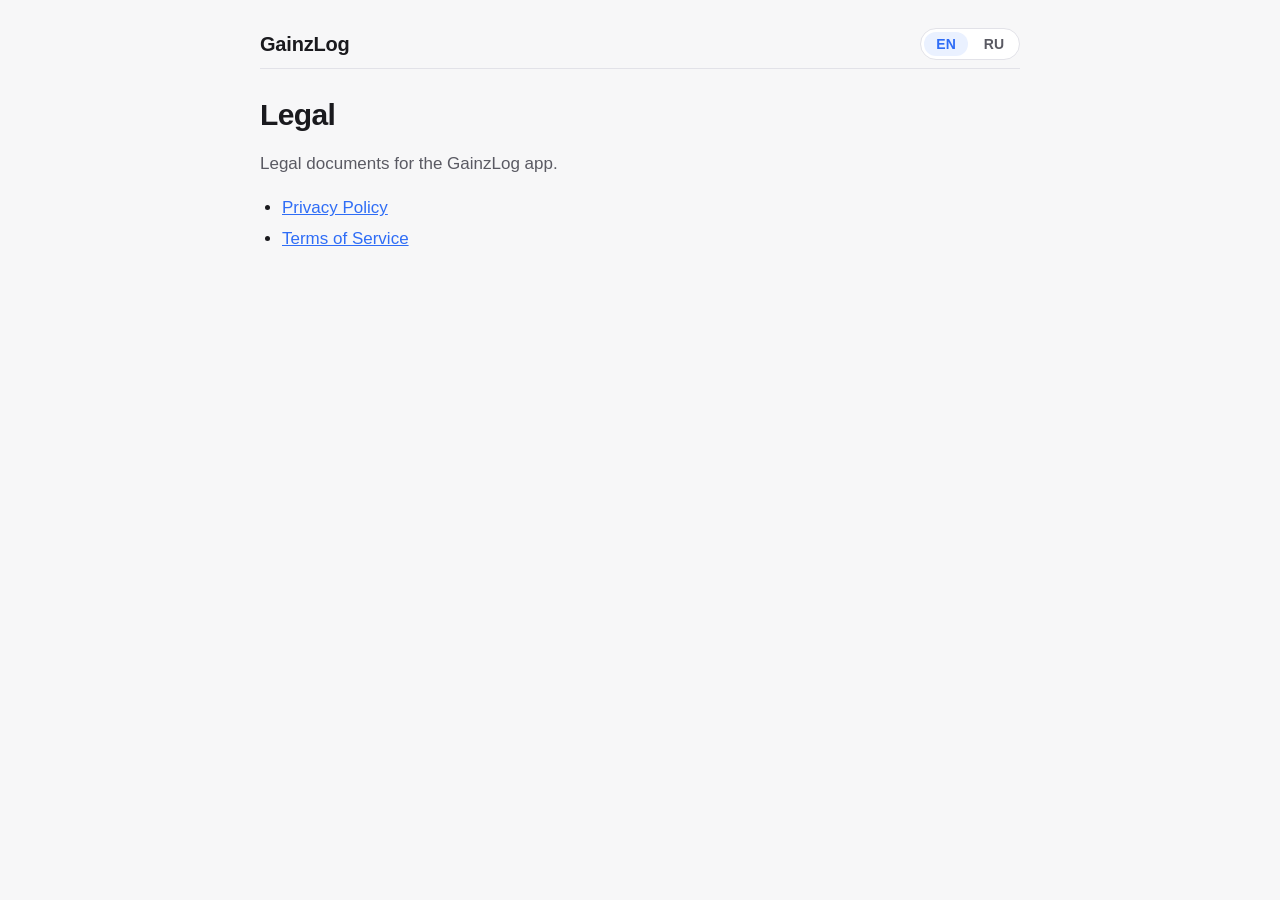
<file: index.html>
<!doctype html>
<html lang="en" data-lang="en">
<head>
<meta charset="utf-8">
<meta name="viewport" content="width=device-width, initial-scale=1">
<title>GainzLog — Legal</title>
<link rel="stylesheet" href="style.css">
</head>
<body>
<div class="wrap">
  <header class="page">
    <span class="brand">GainzLog</span>
    <div class="lang-switch" role="group" aria-label="Language">
      <button type="button" data-lang-btn="en">EN</button>
      <button type="button" data-lang-btn="ru">RU</button>
    </div>
  </header>

  <main lang="ru">
    <h1>Правовые документы</h1>
    <p class="muted">Юридические документы приложения GainzLog.</p>
    <ul>
      <li><a href="privacy/">Политика конфиденциальности</a></li>
      <li><a href="terms/">Условия использования</a></li>
    </ul>
  </main>

  <main lang="en">
    <h1>Legal</h1>
    <p class="muted">Legal documents for the GainzLog app.</p>
    <ul>
      <li><a href="privacy/">Privacy Policy</a></li>
      <li><a href="terms/">Terms of Service</a></li>
    </ul>
  </main>
</div>
<script src="lang.js"></script>
</body>
</html>
</file>
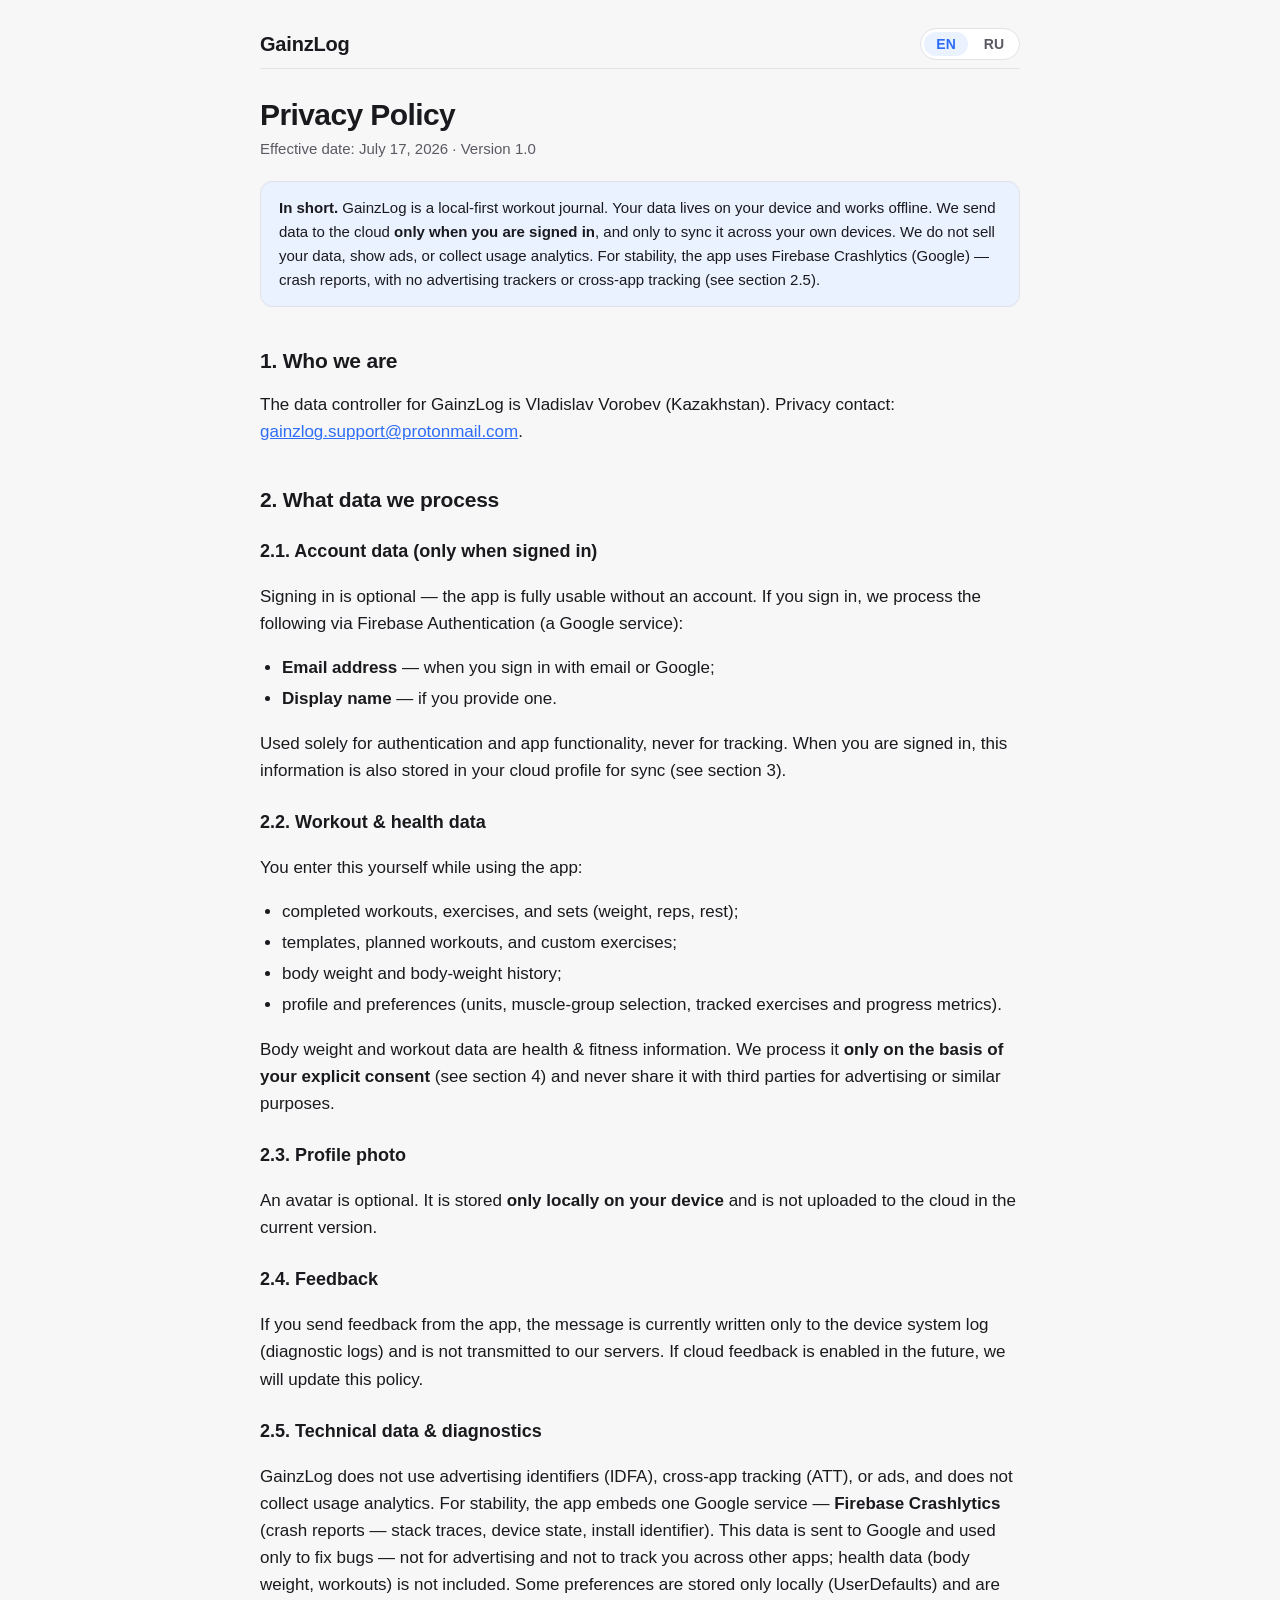
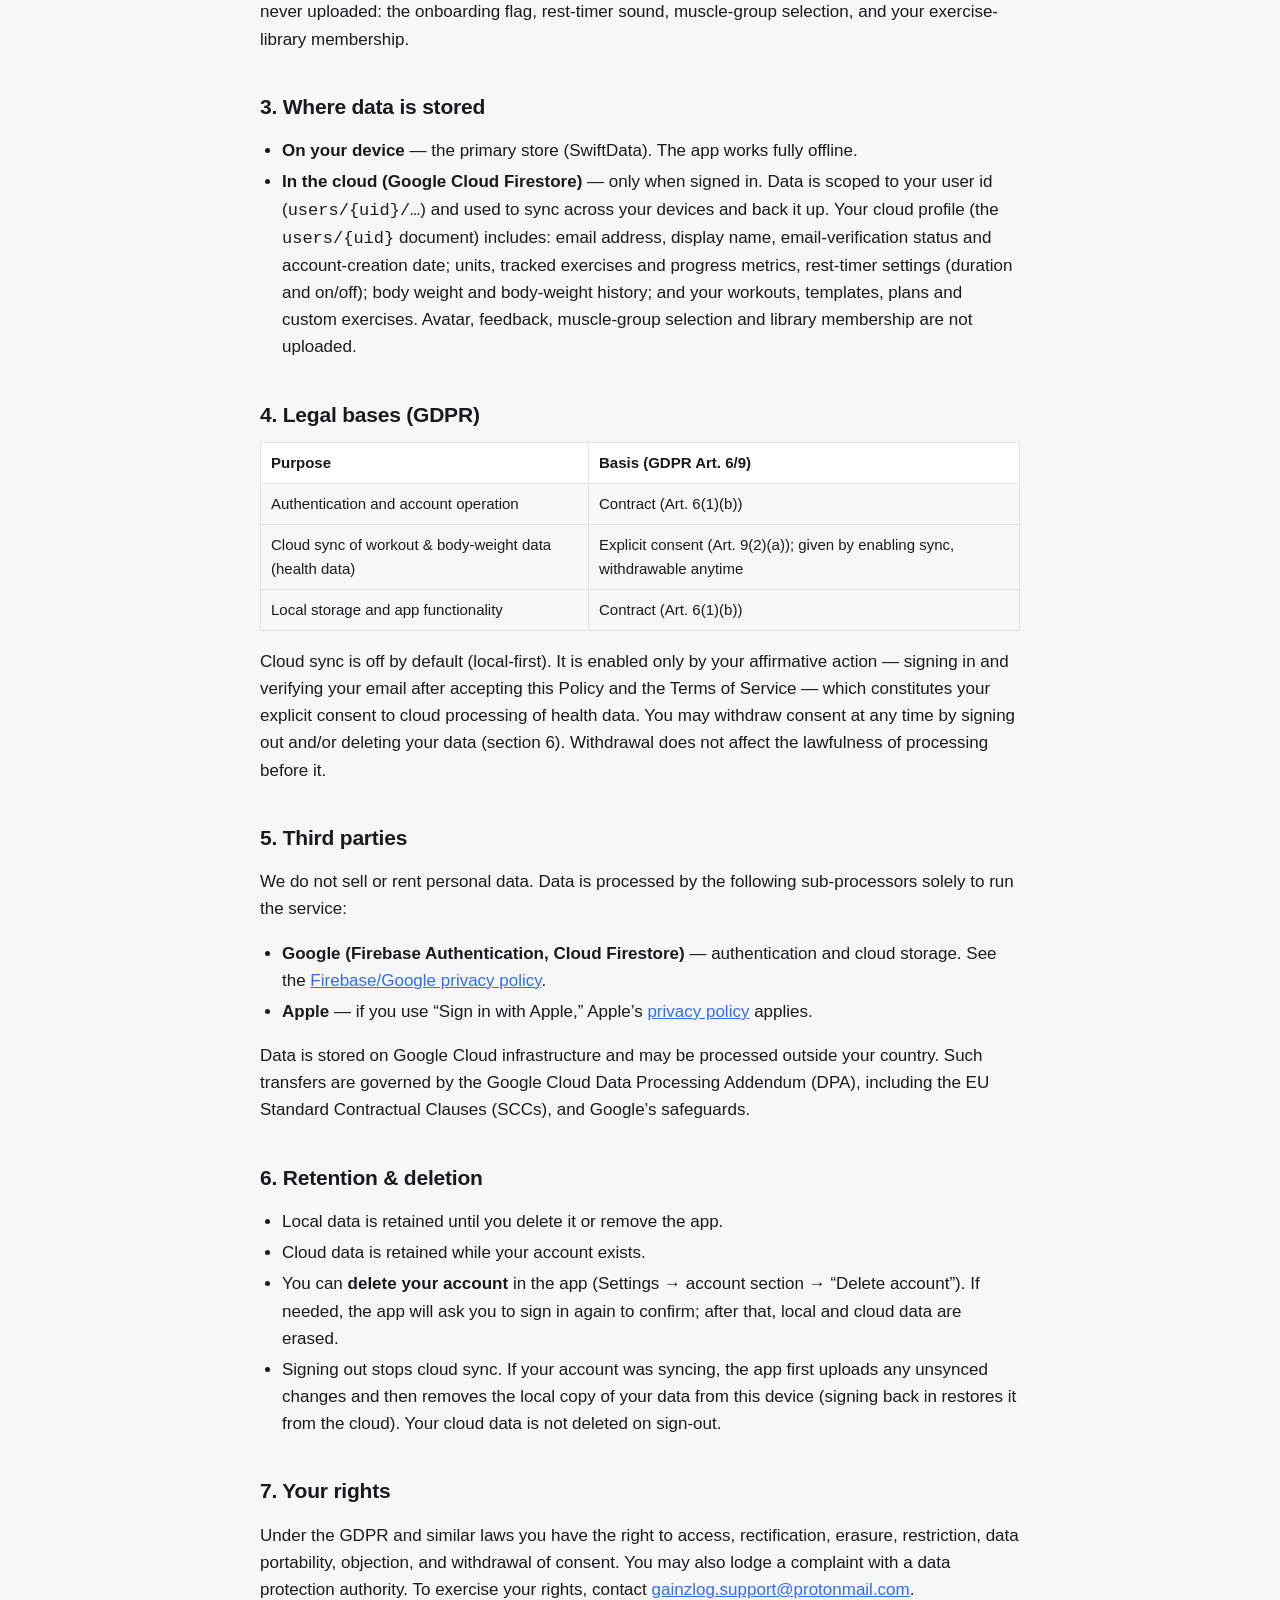
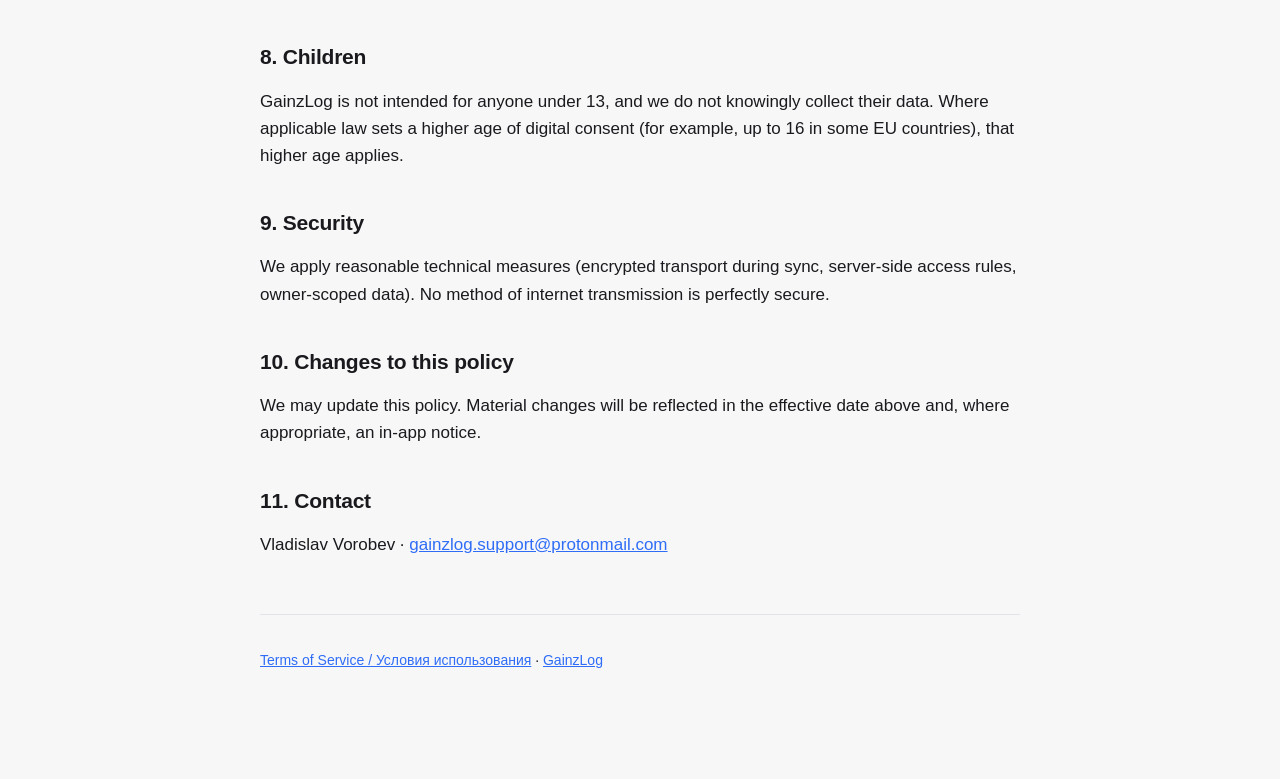
<file: privacy/index.html>
<!doctype html>
<html lang="en" data-lang="en">
<head>
<meta charset="utf-8">
<meta name="viewport" content="width=device-width, initial-scale=1">
<title>GainzLog — Privacy Policy / Политика конфиденциальности</title>
<meta name="robots" content="index, follow">
<link rel="stylesheet" href="../style.css">
</head>
<body>
<div class="wrap">

  <header class="page">
    <a class="brand" href="../">GainzLog</a>
    <div class="lang-switch" role="group" aria-label="Language">
      <button type="button" data-lang-btn="en">EN</button>
      <button type="button" data-lang-btn="ru">RU</button>
    </div>
  </header>

  <!-- ================= RUSSIAN ================= -->
  <main lang="ru">
    <h1>Политика конфиденциальности</h1>
    <p class="effective">Дата вступления в силу: 17 июля 2026 г. · Версия 1.0</p>

    <div class="callout">
      <strong>Коротко.</strong> GainzLog — приложение-дневник тренировок с приоритетом
      локального хранения (local-first). Данные хранятся на вашем устройстве и работают
      офлайн. Мы отправляем данные в облако <strong>только если вы вошли в аккаунт</strong>,
      и только для синхронизации между вашими устройствами. Мы не продаём ваши данные,
      не показываем рекламу и не собираем аналитику использования. Для стабильности
      приложение использует Firebase Crashlytics (Google) — отчёты о сбоях, без рекламных
      трекеров и межприложенческого отслеживания (см. раздел 2.5).
    </div>

    <h2>1. Кто мы</h2>
    <p>
      Оператором обработки данных (data controller) приложения GainzLog является
      Vladislav Vorobev (Казахстан).
      По вопросам конфиденциальности: <a href="mailto:gainzlog.support@protonmail.com">gainzlog.support@protonmail.com</a>.
    </p>

    <h2>2. Какие данные мы обрабатываем</h2>

    <h3>2.1. Данные аккаунта (только при входе)</h3>
    <p>
      Вход в аккаунт необязателен — приложением можно пользоваться без регистрации.
      Если вы входите, мы обрабатываем через Firebase Authentication (сервис Google):
    </p>
    <ul>
      <li><strong>Адрес электронной почты</strong> — при входе по email или через Google;</li>
      <li><strong>Отображаемое имя</strong> — если вы его указали.</li>
    </ul>
    <p>Эти данные используются исключительно для аутентификации и работы приложения, не для отслеживания. При входе они также сохраняются в вашем облачном профиле для синхронизации (см. раздел 3).</p>

    <h3>2.2. Данные тренировок и о здоровье</h3>
    <p>Вы вводите их сами в процессе использования:</p>
    <ul>
      <li>завершённые тренировки, упражнения, подходы (вес, повторения, отдых);</li>
      <li>шаблоны и запланированные тренировки, кастомные упражнения;</li>
      <li>вес тела и история изменения веса;</li>
      <li>профиль и настройки (единицы измерения, выбор групп мышц, отслеживаемые упражнения и метрики прогресса).</li>
    </ul>
    <p>
      Данные о весе тела и тренировках относятся к сведениям о здоровье и физической форме.
      Мы обрабатываем их <strong>только на основании вашего явного согласия</strong>
      (см. раздел 4) и никогда не передаём третьим лицам в рекламных или иных подобных целях.
    </p>

    <h3>2.3. Фотография профиля</h3>
    <p>
      Аватар вы загружаете по желанию. Он хранится <strong>только локально на устройстве</strong>
      и в текущей версии в облако не передаётся.
    </p>

    <h3>2.4. Обратная связь</h3>
    <p>
      Если вы отправляете обратную связь из приложения, текст сообщения в текущей версии
      записывается только в системный журнал устройства (диагностические логи) и не передаётся
      на наши серверы. При подключении облачной обратной связи в будущем мы обновим эту политику.
    </p>

    <h3>2.5. Технические данные и диагностика</h3>
    <p>
      GainzLog не использует рекламные идентификаторы (IDFA), межприложенческое отслеживание
      (ATT) и рекламу, и не собирает аналитику использования. Для стабильности в приложение
      встроен сервис Google <strong>Firebase Crashlytics</strong> — отчёты о сбоях (стек
      вызовов, состояние устройства, идентификатор установки). Эти данные передаются в Google
      и используются только для исправления ошибок — не для рекламы и не для отслеживания вас
      в других приложениях; данные о здоровье (вес тела, тренировки) в них не передаются.
      Часть настроек хранится только локально (UserDefaults) и в облако не передаётся: флаг
      прохождения онбординга, звук таймера отдыха, выбор групп мышц, состав вашей библиотеки
      упражнений.
    </p>

    <h2>3. Где хранятся данные</h2>
    <ul>
      <li><strong>На устройстве</strong> — основное хранилище (SwiftData). Приложение полностью работает офлайн.</li>
      <li><strong>В облаке (Google Cloud Firestore)</strong> — только когда вы вошли в аккаунт. Данные привязаны к вашему идентификатору пользователя (<code>users/{uid}/…</code>) и служат для синхронизации между вашими устройствами и резервного копирования. Облачный профиль (документ <code>users/{uid}</code>) включает: адрес электронной почты, отображаемое имя, статус подтверждения email и дату создания аккаунта; единицы измерения, отслеживаемые упражнения и метрики прогресса, настройки таймера отдыха (длительность и вкл/выкл); вес тела и историю его изменения; а также ваши тренировки, шаблоны, планы и кастомные упражнения. Аватар, обратная связь, выбор групп мышц и состав библиотеки в облако не передаются.</li>
    </ul>

    <h2>4. Правовые основания (GDPR)</h2>
    <table>
      <tr><th>Цель</th><th>Основание (ст. 6/9 GDPR)</th></tr>
      <tr><td>Аутентификация и работа аккаунта</td><td>Исполнение договора (ст. 6(1)(b))</td></tr>
      <tr><td>Облачная синхронизация данных о тренировках и весе (данные о здоровье)</td><td>Явное согласие (ст. 9(2)(a)); даётся включением синхронизации, отзывается в любой момент</td></tr>
      <tr><td>Локальное хранение и работа приложения</td><td>Исполнение договора (ст. 6(1)(b))</td></tr>
    </table>
    <p>Облачная синхронизация по умолчанию выключена (local-first). Она включается только вашим активным действием — входом в аккаунт и подтверждением email после принятия настоящей Политики и Условий использования; это и есть ваше явное согласие на облачную обработку данных о здоровье. Вы можете отозвать согласие в любой момент — выйдя из аккаунта и/или удалив данные (раздел 6). Отзыв не затрагивает законность обработки до отзыва.</p>

    <h2>5. Передача третьим лицам</h2>
    <p>Мы не продаём и не сдаём в аренду персональные данные. Данные обрабатываются следующими субобработчиками (sub-processors) только для работы сервиса:</p>
    <ul>
      <li><strong>Google (Firebase Authentication, Cloud Firestore)</strong> — аутентификация и облачное хранение. См. <a href="https://firebase.google.com/support/privacy" target="_blank" rel="noopener">политику конфиденциальности Firebase/Google</a>.</li>
      <li><strong>Apple</strong> — если вы используете «Вход с Apple», применяется <a href="https://www.apple.com/legal/privacy/" target="_blank" rel="noopener">политика Apple</a>.</li>
    </ul>
    <p>
      Данные хранятся в инфраструктуре Google Cloud и могут обрабатываться за пределами вашей страны.
      Такие трансграничные передачи регулируются соглашением об обработке данных Google Cloud (DPA),
      включая стандартные договорные положения (SCC) ЕС, и мерами безопасности Google.
    </p>

    <h2>6. Хранение и удаление данных</h2>
    <ul>
      <li>Локальные данные хранятся, пока вы не удалите их или не удалите приложение.</li>
      <li>Облачные данные хранятся, пока существует ваш аккаунт.</li>
      <li>Вы можете <strong>удалить аккаунт</strong> в приложении (Настройки → раздел аккаунта → «Удалить аккаунт»). При необходимости приложение попросит повторный вход для подтверждения; после этого локальные и облачные данные стираются.</li>
      <li>Выход из аккаунта останавливает облачную синхронизацию. Если аккаунт синхронизировался, приложение сначала отправляет несинхронизированные изменения в облако, затем удаляет локальную копию данных с этого устройства (повторный вход восстановит их из облака). Облачные данные при выходе не удаляются.</li>
    </ul>

    <h2>7. Ваши права</h2>
    <p>Согласно GDPR и аналогичным законам вы имеете право на: доступ, исправление, удаление, ограничение обработки, переносимость данных, возражение против обработки и отзыв согласия. Также вы вправе подать жалобу в надзорный орган по защите данных. Для реализации прав напишите на <a href="mailto:gainzlog.support@protonmail.com">gainzlog.support@protonmail.com</a>.</p>

    <h2>8. Дети</h2>
    <p>GainzLog не предназначен для лиц младше 13 лет, и мы сознательно не собираем их данные. Там, где применимое законодательство устанавливает более высокий возраст цифрового согласия (например, до 16 лет в ряде стран ЕС), действует этот более высокий возраст.</p>

    <h2>9. Безопасность</h2>
    <p>Мы применяем разумные технические меры (шифрование канала при синхронизации, правила доступа на стороне сервера, привязка данных к идентификатору владельца). Абсолютной безопасности при передаче данных через интернет не существует.</p>

    <h2>10. Изменения политики</h2>
    <p>Мы можем обновлять эту политику. Существенные изменения будут отражены датой вступления в силу выше и, при необходимости, уведомлением в приложении.</p>

    <h2>11. Контакты</h2>
    <p>Vladislav Vorobev · <a href="mailto:gainzlog.support@protonmail.com">gainzlog.support@protonmail.com</a></p>
  </main>

  <!-- ================= ENGLISH ================= -->
  <main lang="en">
    <h1>Privacy Policy</h1>
    <p class="effective">Effective date: July 17, 2026 · Version 1.0</p>

    <div class="callout">
      <strong>In short.</strong> GainzLog is a local-first workout journal. Your data lives
      on your device and works offline. We send data to the cloud <strong>only when you are
      signed in</strong>, and only to sync it across your own devices. We do not sell your
      data, show ads, or collect usage analytics. For stability, the app uses Firebase
      Crashlytics (Google) — crash reports, with no advertising trackers or cross-app
      tracking (see section 2.5).
    </div>

    <h2>1. Who we are</h2>
    <p>
      The data controller for GainzLog is
      Vladislav Vorobev (Kazakhstan).
      Privacy contact: <a href="mailto:gainzlog.support@protonmail.com">gainzlog.support@protonmail.com</a>.
    </p>

    <h2>2. What data we process</h2>

    <h3>2.1. Account data (only when signed in)</h3>
    <p>Signing in is optional — the app is fully usable without an account. If you sign in, we process the following via Firebase Authentication (a Google service):</p>
    <ul>
      <li><strong>Email address</strong> — when you sign in with email or Google;</li>
      <li><strong>Display name</strong> — if you provide one.</li>
    </ul>
    <p>Used solely for authentication and app functionality, never for tracking. When you are signed in, this information is also stored in your cloud profile for sync (see section 3).</p>

    <h3>2.2. Workout &amp; health data</h3>
    <p>You enter this yourself while using the app:</p>
    <ul>
      <li>completed workouts, exercises, and sets (weight, reps, rest);</li>
      <li>templates, planned workouts, and custom exercises;</li>
      <li>body weight and body-weight history;</li>
      <li>profile and preferences (units, muscle-group selection, tracked exercises and progress metrics).</li>
    </ul>
    <p>Body weight and workout data are health &amp; fitness information. We process it <strong>only on the basis of your explicit consent</strong> (see section 4) and never share it with third parties for advertising or similar purposes.</p>

    <h3>2.3. Profile photo</h3>
    <p>An avatar is optional. It is stored <strong>only locally on your device</strong> and is not uploaded to the cloud in the current version.</p>

    <h3>2.4. Feedback</h3>
    <p>If you send feedback from the app, the message is currently written only to the device system log (diagnostic logs) and is not transmitted to our servers. If cloud feedback is enabled in the future, we will update this policy.</p>

    <h3>2.5. Technical data &amp; diagnostics</h3>
    <p>GainzLog does not use advertising identifiers (IDFA), cross-app tracking (ATT), or ads, and does not collect usage analytics. For stability, the app embeds one Google service — <strong>Firebase Crashlytics</strong> (crash reports — stack traces, device state, install identifier). This data is sent to Google and used only to fix bugs — not for advertising and not to track you across other apps; health data (body weight, workouts) is not included. Some preferences are stored only locally (UserDefaults) and are never uploaded: the onboarding flag, rest-timer sound, muscle-group selection, and your exercise-library membership.</p>

    <h2>3. Where data is stored</h2>
    <ul>
      <li><strong>On your device</strong> — the primary store (SwiftData). The app works fully offline.</li>
      <li><strong>In the cloud (Google Cloud Firestore)</strong> — only when signed in. Data is scoped to your user id (<code>users/{uid}/…</code>) and used to sync across your devices and back it up. Your cloud profile (the <code>users/{uid}</code> document) includes: email address, display name, email-verification status and account-creation date; units, tracked exercises and progress metrics, rest-timer settings (duration and on/off); body weight and body-weight history; and your workouts, templates, plans and custom exercises. Avatar, feedback, muscle-group selection and library membership are not uploaded.</li>
    </ul>

    <h2>4. Legal bases (GDPR)</h2>
    <table>
      <tr><th>Purpose</th><th>Basis (GDPR Art. 6/9)</th></tr>
      <tr><td>Authentication and account operation</td><td>Contract (Art. 6(1)(b))</td></tr>
      <tr><td>Cloud sync of workout &amp; body-weight data (health data)</td><td>Explicit consent (Art. 9(2)(a)); given by enabling sync, withdrawable anytime</td></tr>
      <tr><td>Local storage and app functionality</td><td>Contract (Art. 6(1)(b))</td></tr>
    </table>
    <p>Cloud sync is off by default (local-first). It is enabled only by your affirmative action — signing in and verifying your email after accepting this Policy and the Terms of Service — which constitutes your explicit consent to cloud processing of health data. You may withdraw consent at any time by signing out and/or deleting your data (section 6). Withdrawal does not affect the lawfulness of processing before it.</p>

    <h2>5. Third parties</h2>
    <p>We do not sell or rent personal data. Data is processed by the following sub-processors solely to run the service:</p>
    <ul>
      <li><strong>Google (Firebase Authentication, Cloud Firestore)</strong> — authentication and cloud storage. See the <a href="https://firebase.google.com/support/privacy" target="_blank" rel="noopener">Firebase/Google privacy policy</a>.</li>
      <li><strong>Apple</strong> — if you use “Sign in with Apple,” Apple’s <a href="https://www.apple.com/legal/privacy/" target="_blank" rel="noopener">privacy policy</a> applies.</li>
    </ul>
    <p>Data is stored on Google Cloud infrastructure and may be processed outside your country. Such transfers are governed by the Google Cloud Data Processing Addendum (DPA), including the EU Standard Contractual Clauses (SCCs), and Google’s safeguards.</p>

    <h2>6. Retention &amp; deletion</h2>
    <ul>
      <li>Local data is retained until you delete it or remove the app.</li>
      <li>Cloud data is retained while your account exists.</li>
      <li>You can <strong>delete your account</strong> in the app (Settings → account section → “Delete account”). If needed, the app will ask you to sign in again to confirm; after that, local and cloud data are erased.</li>
      <li>Signing out stops cloud sync. If your account was syncing, the app first uploads any unsynced changes and then removes the local copy of your data from this device (signing back in restores it from the cloud). Your cloud data is not deleted on sign-out.</li>
    </ul>

    <h2>7. Your rights</h2>
    <p>Under the GDPR and similar laws you have the right to access, rectification, erasure, restriction, data portability, objection, and withdrawal of consent. You may also lodge a complaint with a data protection authority. To exercise your rights, contact <a href="mailto:gainzlog.support@protonmail.com">gainzlog.support@protonmail.com</a>.</p>

    <h2>8. Children</h2>
    <p>GainzLog is not intended for anyone under 13, and we do not knowingly collect their data. Where applicable law sets a higher age of digital consent (for example, up to 16 in some EU countries), that higher age applies.</p>

    <h2>9. Security</h2>
    <p>We apply reasonable technical measures (encrypted transport during sync, server-side access rules, owner-scoped data). No method of internet transmission is perfectly secure.</p>

    <h2>10. Changes to this policy</h2>
    <p>We may update this policy. Material changes will be reflected in the effective date above and, where appropriate, an in-app notice.</p>

    <h2>11. Contact</h2>
    <p>Vladislav Vorobev · <a href="mailto:gainzlog.support@protonmail.com">gainzlog.support@protonmail.com</a></p>
  </main>

  <footer class="page">
    <p><a href="../terms/">Terms of Service / Условия использования</a> · <a href="../">GainzLog</a></p>
  </footer>

</div>
<script src="../lang.js"></script>
</body>
</html>
</file>
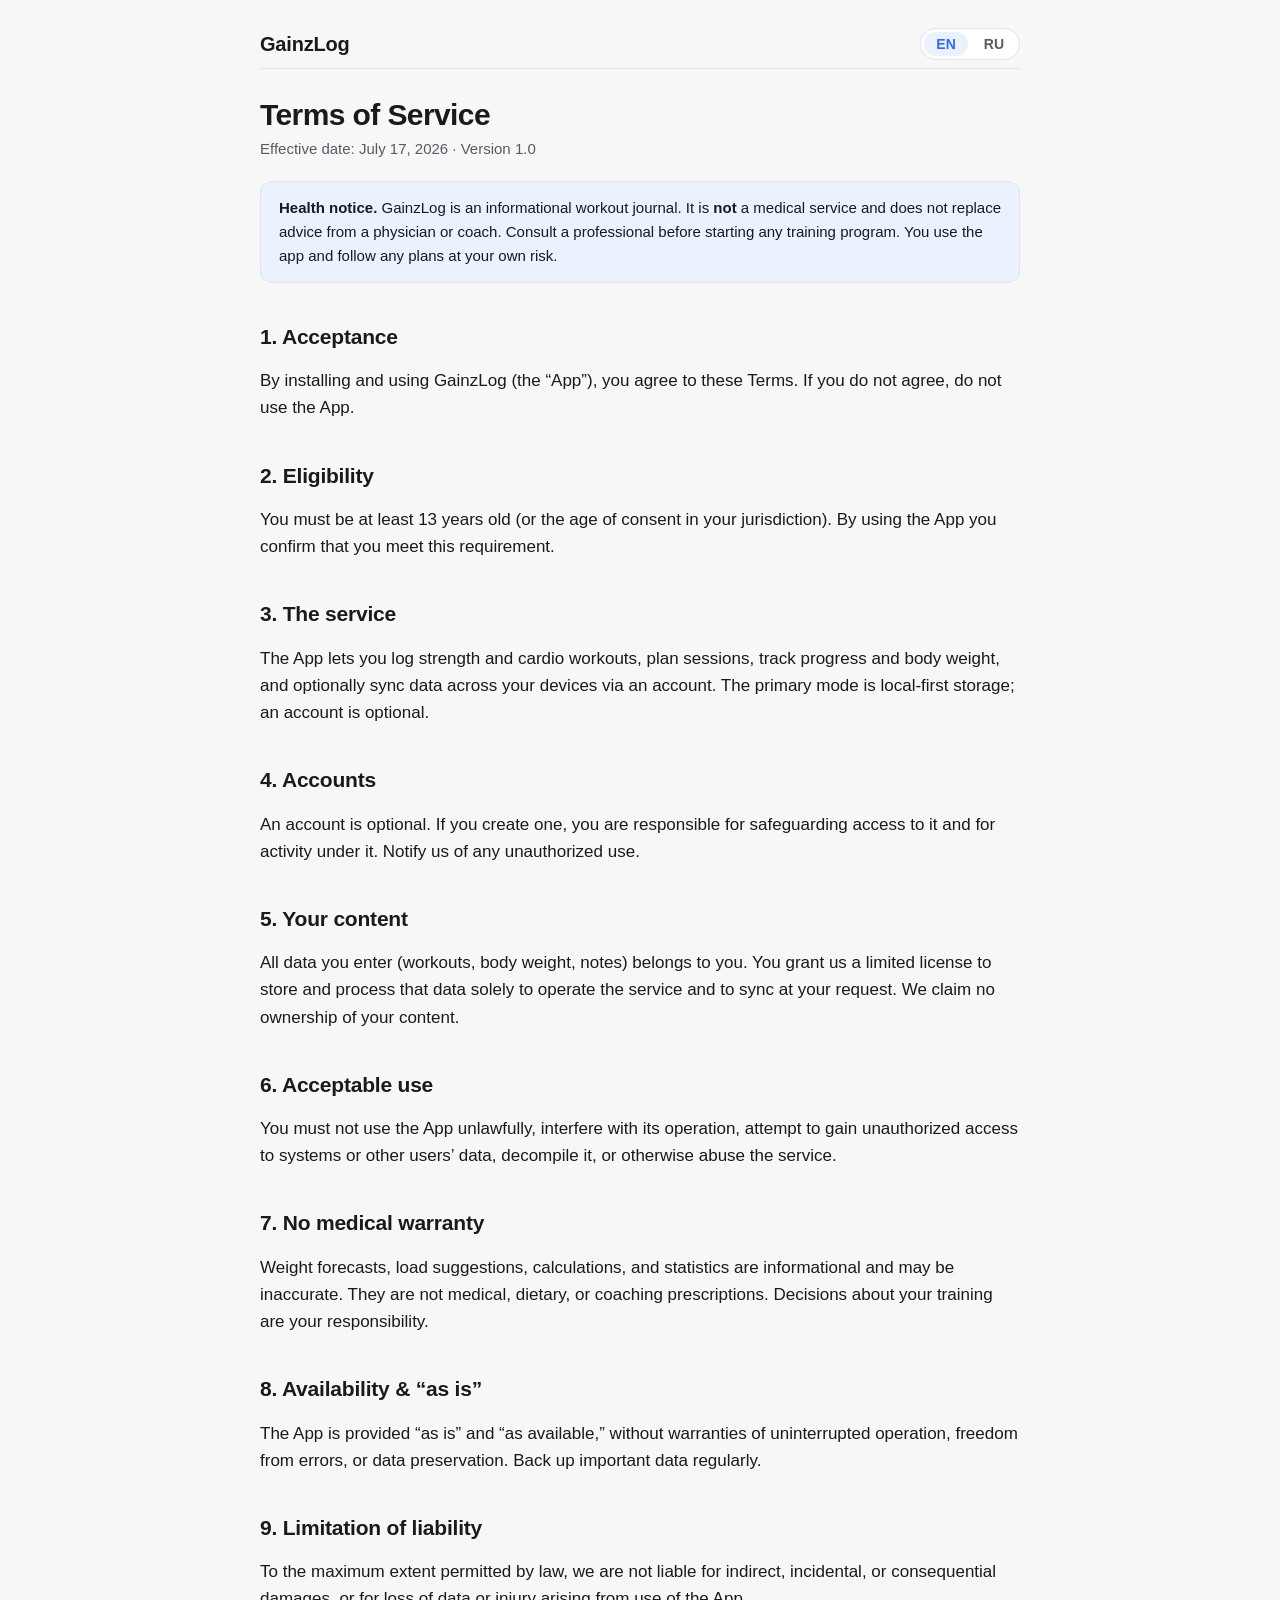
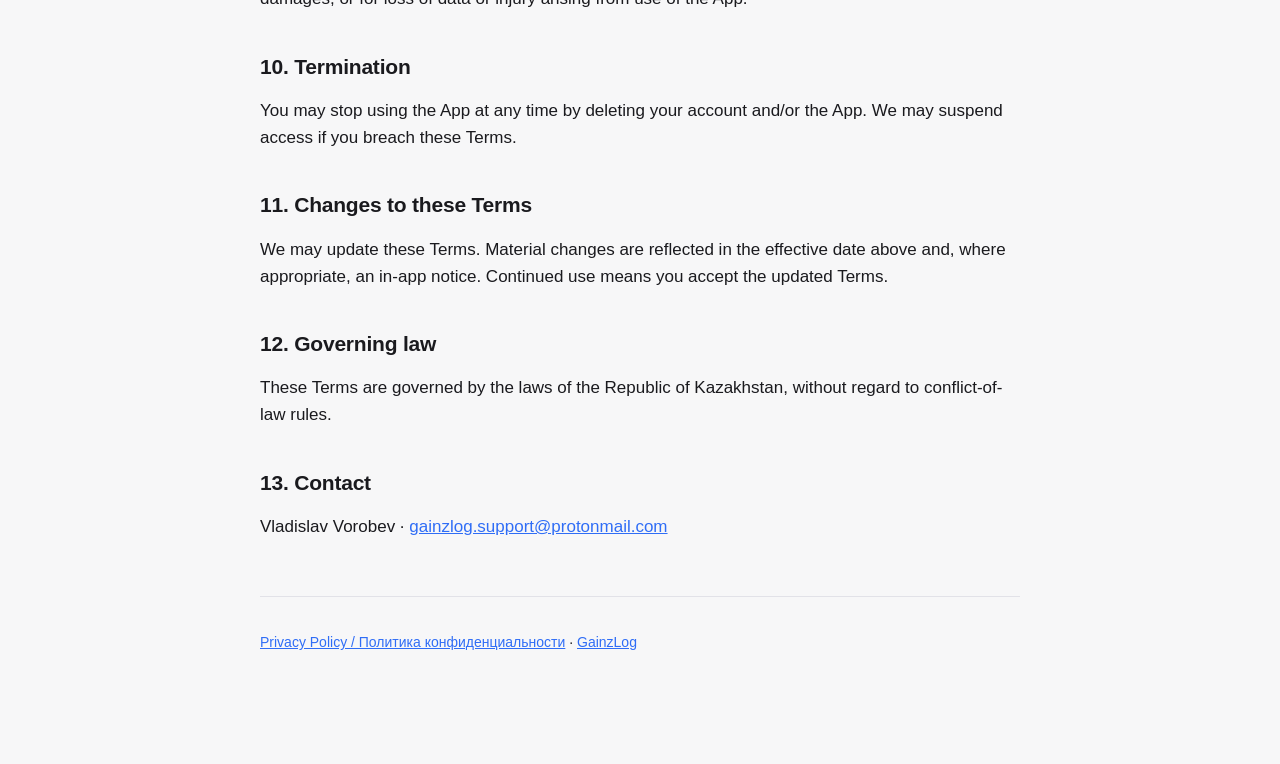
<file: terms/index.html>
<!doctype html>
<html lang="en" data-lang="en">
<head>
<meta charset="utf-8">
<meta name="viewport" content="width=device-width, initial-scale=1">
<title>GainzLog — Terms of Service / Условия использования</title>
<meta name="robots" content="index, follow">
<link rel="stylesheet" href="../style.css">
</head>
<body>
<div class="wrap">

  <header class="page">
    <a class="brand" href="../">GainzLog</a>
    <div class="lang-switch" role="group" aria-label="Language">
      <button type="button" data-lang-btn="en">EN</button>
      <button type="button" data-lang-btn="ru">RU</button>
    </div>
  </header>

  <!-- ================= RUSSIAN ================= -->
  <main lang="ru">
    <h1>Условия использования</h1>
    <p class="effective">Дата вступления в силу: 17 июля 2026 г. · Версия 1.0</p>

    <div class="callout">
      <strong>Важно о здоровье.</strong> GainzLog — информационный дневник тренировок.
      Он <strong>не является</strong> медицинской услугой и не заменяет консультацию врача
      или тренера. Перед началом тренировочной программы проконсультируйтесь со специалистом.
      Вы используете приложение и следуете любым планам на свой риск.
    </div>

    <h2>1. Принятие условий</h2>
    <p>Устанавливая и используя GainzLog («Приложение»), вы соглашаетесь с настоящими Условиями. Если вы не согласны, не используйте Приложение.</p>

    <h2>2. Право на использование</h2>
    <p>Вам должно быть не менее 13 лет (или возраста согласия в вашей юрисдикции). Используя Приложение, вы подтверждаете, что соответствуете этому требованию.</p>

    <h2>3. Описание сервиса</h2>
    <p>Приложение позволяет вести дневник силовых и кардио-тренировок, планировать занятия, отслеживать прогресс и вес тела, а также (по желанию) синхронизировать данные между вашими устройствами через аккаунт. Основной режим — локальное хранение (local-first); аккаунт необязателен.</p>

    <h2>4. Аккаунт</h2>
    <p>Аккаунт необязателен. Если вы его создаёте, вы отвечаете за сохранность доступа к нему и за действия, совершённые под ним. Уведомите нас о любом несанкционированном использовании.</p>

    <h2>5. Ваш контент</h2>
    <p>Все введённые вами данные (тренировки, вес, заметки) принадлежат вам. Вы предоставляете нам ограниченную лицензию на хранение и обработку этих данных исключительно для работы сервиса и синхронизации по вашему запросу. Мы не претендуем на право собственности на ваш контент.</p>

    <h2>6. Допустимое использование</h2>
    <p>Запрещается использовать Приложение противоправно, вмешиваться в его работу, пытаться получить несанкционированный доступ к системам или данным других пользователей, декомпилировать или злоупотреблять сервисом.</p>

    <h2>7. Отказ от медицинских гарантий</h2>
    <p>Прогнозы весов, рекомендации по нагрузке, расчёты и статистика носят информационный характер и могут быть неточными. Они не являются медицинскими, диетологическими или тренерскими предписаниями. Ответственность за решения о тренировках несёте вы.</p>

    <h2>8. Доступность и «как есть»</h2>
    <p>Приложение предоставляется «как есть» и «как доступно», без гарантий бесперебойной работы, отсутствия ошибок или сохранности данных. Регулярно делайте резервные копии важных данных.</p>

    <h2>9. Ограничение ответственности</h2>
    <p>В максимально допустимой законом степени мы не несём ответственности за косвенные, случайные или сопутствующие убытки, а также за утрату данных или травмы, связанные с использованием Приложения.</p>

    <h2>10. Прекращение</h2>
    <p>Вы можете прекратить использование в любой момент, удалив аккаунт и/или Приложение. Мы можем приостановить доступ при нарушении настоящих Условий.</p>

    <h2>11. Изменения условий</h2>
    <p>Мы можем обновлять Условия. Существенные изменения отражаются датой вступления в силу выше и, при необходимости, уведомлением в приложении. Продолжение использования означает согласие с обновлёнными Условиями.</p>

    <h2>12. Применимое право</h2>
    <p>Настоящие Условия регулируются законодательством Республики Казахстан, без учёта коллизионных норм.</p>

    <h2>13. Контакты</h2>
    <p>Vladislav Vorobev · <a href="mailto:gainzlog.support@protonmail.com">gainzlog.support@protonmail.com</a></p>
  </main>

  <!-- ================= ENGLISH ================= -->
  <main lang="en">
    <h1>Terms of Service</h1>
    <p class="effective">Effective date: July 17, 2026 · Version 1.0</p>

    <div class="callout">
      <strong>Health notice.</strong> GainzLog is an informational workout journal. It is
      <strong>not</strong> a medical service and does not replace advice from a physician or
      coach. Consult a professional before starting any training program. You use the app and
      follow any plans at your own risk.
    </div>

    <h2>1. Acceptance</h2>
    <p>By installing and using GainzLog (the “App”), you agree to these Terms. If you do not agree, do not use the App.</p>

    <h2>2. Eligibility</h2>
    <p>You must be at least 13 years old (or the age of consent in your jurisdiction). By using the App you confirm that you meet this requirement.</p>

    <h2>3. The service</h2>
    <p>The App lets you log strength and cardio workouts, plan sessions, track progress and body weight, and optionally sync data across your devices via an account. The primary mode is local-first storage; an account is optional.</p>

    <h2>4. Accounts</h2>
    <p>An account is optional. If you create one, you are responsible for safeguarding access to it and for activity under it. Notify us of any unauthorized use.</p>

    <h2>5. Your content</h2>
    <p>All data you enter (workouts, body weight, notes) belongs to you. You grant us a limited license to store and process that data solely to operate the service and to sync at your request. We claim no ownership of your content.</p>

    <h2>6. Acceptable use</h2>
    <p>You must not use the App unlawfully, interfere with its operation, attempt to gain unauthorized access to systems or other users’ data, decompile it, or otherwise abuse the service.</p>

    <h2>7. No medical warranty</h2>
    <p>Weight forecasts, load suggestions, calculations, and statistics are informational and may be inaccurate. They are not medical, dietary, or coaching prescriptions. Decisions about your training are your responsibility.</p>

    <h2>8. Availability &amp; “as is”</h2>
    <p>The App is provided “as is” and “as available,” without warranties of uninterrupted operation, freedom from errors, or data preservation. Back up important data regularly.</p>

    <h2>9. Limitation of liability</h2>
    <p>To the maximum extent permitted by law, we are not liable for indirect, incidental, or consequential damages, or for loss of data or injury arising from use of the App.</p>

    <h2>10. Termination</h2>
    <p>You may stop using the App at any time by deleting your account and/or the App. We may suspend access if you breach these Terms.</p>

    <h2>11. Changes to these Terms</h2>
    <p>We may update these Terms. Material changes are reflected in the effective date above and, where appropriate, an in-app notice. Continued use means you accept the updated Terms.</p>

    <h2>12. Governing law</h2>
    <p>These Terms are governed by the laws of the Republic of Kazakhstan, without regard to conflict-of-law rules.</p>

    <h2>13. Contact</h2>
    <p>Vladislav Vorobev · <a href="mailto:gainzlog.support@protonmail.com">gainzlog.support@protonmail.com</a></p>
  </main>

  <footer class="page">
    <p><a href="../privacy/">Privacy Policy / Политика конфиденциальности</a> · <a href="../">GainzLog</a></p>
  </footer>

</div>
<script src="../lang.js"></script>
</body>
</html>
</file>
<file: style.css>
/* GainzLog legal pages — self-hosted on GitHub Pages.
   Theme-aware, responsive, no external dependencies. */

:root {
  --bg: #f7f7f8;
  --surface: #ffffff;
  --text: #1a1a1e;
  --text-secondary: #5a5a63;
  --border: #e2e2e8;
  --accent: #2f6df6;
  --accent-weak: #eaf1ff;
  --maxw: 760px;
}

@media (prefers-color-scheme: dark) {
  :root {
    --bg: #0e0e11;
    --surface: #17171c;
    --text: #f0f0f3;
    --text-secondary: #a0a0ab;
    --border: #2a2a32;
    --accent: #6f9dff;
    --accent-weak: #1a2438;
  }
}

* { box-sizing: border-box; }

html { -webkit-text-size-adjust: 100%; }

body {
  margin: 0;
  padding: 0 20px 96px;
  background: var(--bg);
  color: var(--text);
  font-family: -apple-system, BlinkMacSystemFont, "SF Pro Text", "Segoe UI", Roboto, Helvetica, Arial, sans-serif;
  line-height: 1.6;
  font-size: 17px;
}

.wrap { max-width: var(--maxw); margin: 0 auto; }

header.page {
  display: flex;
  align-items: center;
  justify-content: space-between;
  gap: 16px;
  flex-wrap: wrap;
  padding: 28px 0 8px;
  border-bottom: 1px solid var(--border);
  margin-bottom: 28px;
}

.brand {
  font-weight: 700;
  font-size: 20px;
  letter-spacing: -0.01em;
  text-decoration: none;
  color: var(--text);
}

.lang-switch { display: inline-flex; gap: 4px; background: var(--surface); border: 1px solid var(--border); border-radius: 999px; padding: 3px; }
.lang-switch button {
  border: 0; background: transparent; color: var(--text-secondary);
  font: inherit; font-size: 14px; font-weight: 600; cursor: pointer;
  padding: 5px 12px; border-radius: 999px; line-height: 1;
}
.lang-switch button[aria-pressed="true"] { background: var(--accent-weak); color: var(--accent); }

h1 { font-size: 30px; line-height: 1.2; letter-spacing: -0.02em; margin: 0 0 4px; }
h2 { font-size: 21px; line-height: 1.3; letter-spacing: -0.01em; margin: 40px 0 10px; }
h3 { font-size: 18px; margin: 24px 0 6px; }
p, li { color: var(--text); }
.muted { color: var(--text-secondary); }
.effective { color: var(--text-secondary); font-size: 15px; margin: 0 0 8px; }

a { color: var(--accent); }

ul { padding-left: 22px; }
li { margin: 4px 0; }

.callout {
  background: var(--accent-weak);
  border: 1px solid var(--border);
  border-radius: 12px;
  padding: 14px 18px;
  margin: 20px 0;
  font-size: 15px;
}
.callout strong { color: var(--text); }

table { border-collapse: collapse; width: 100%; margin: 14px 0; font-size: 15px; display: block; overflow-x: auto; }
th, td { border: 1px solid var(--border); padding: 8px 10px; text-align: left; vertical-align: top; }
th { background: var(--surface); font-weight: 600; }

footer.page {
  margin-top: 56px; padding-top: 20px; border-top: 1px solid var(--border);
  color: var(--text-secondary); font-size: 14px;
}

/* Language gating */
html[data-lang="ru"] [lang="en"] { display: none !important; }
html[data-lang="en"] [lang="ru"] { display: none !important; }
</file>
